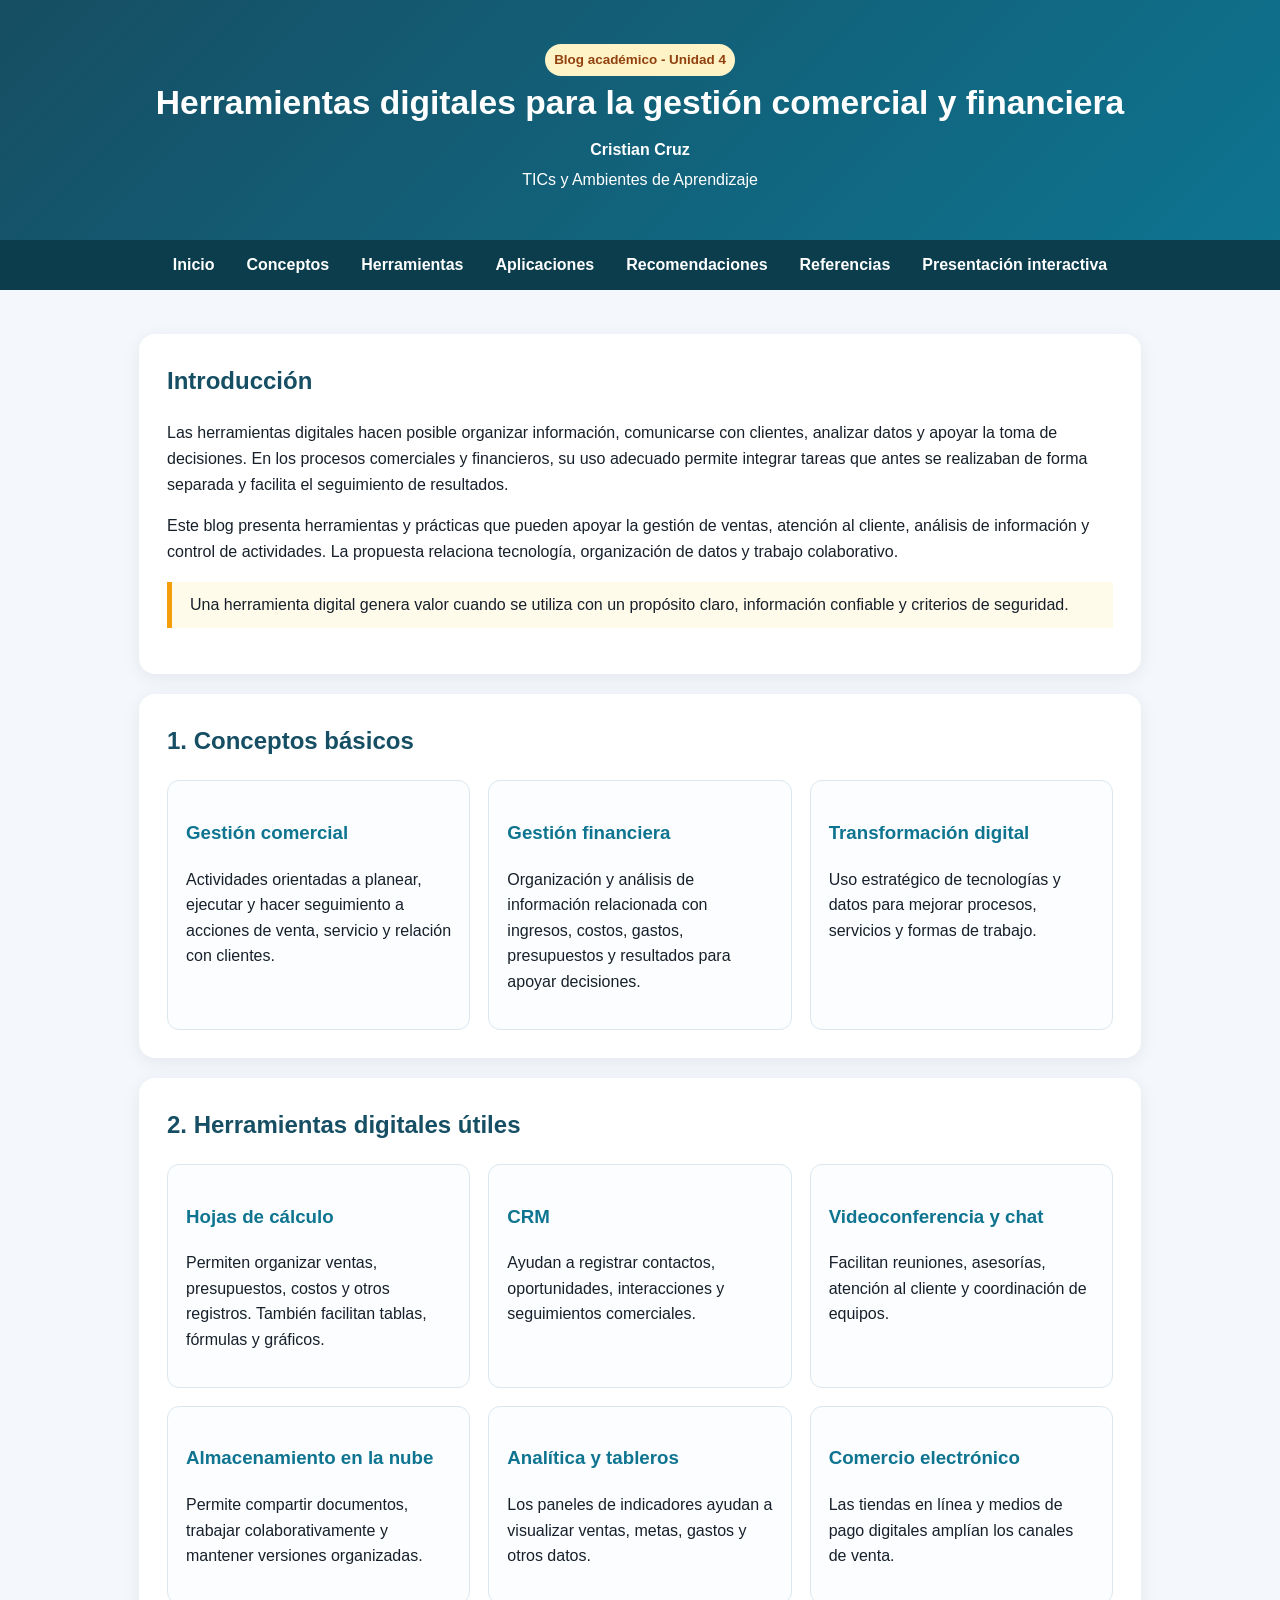
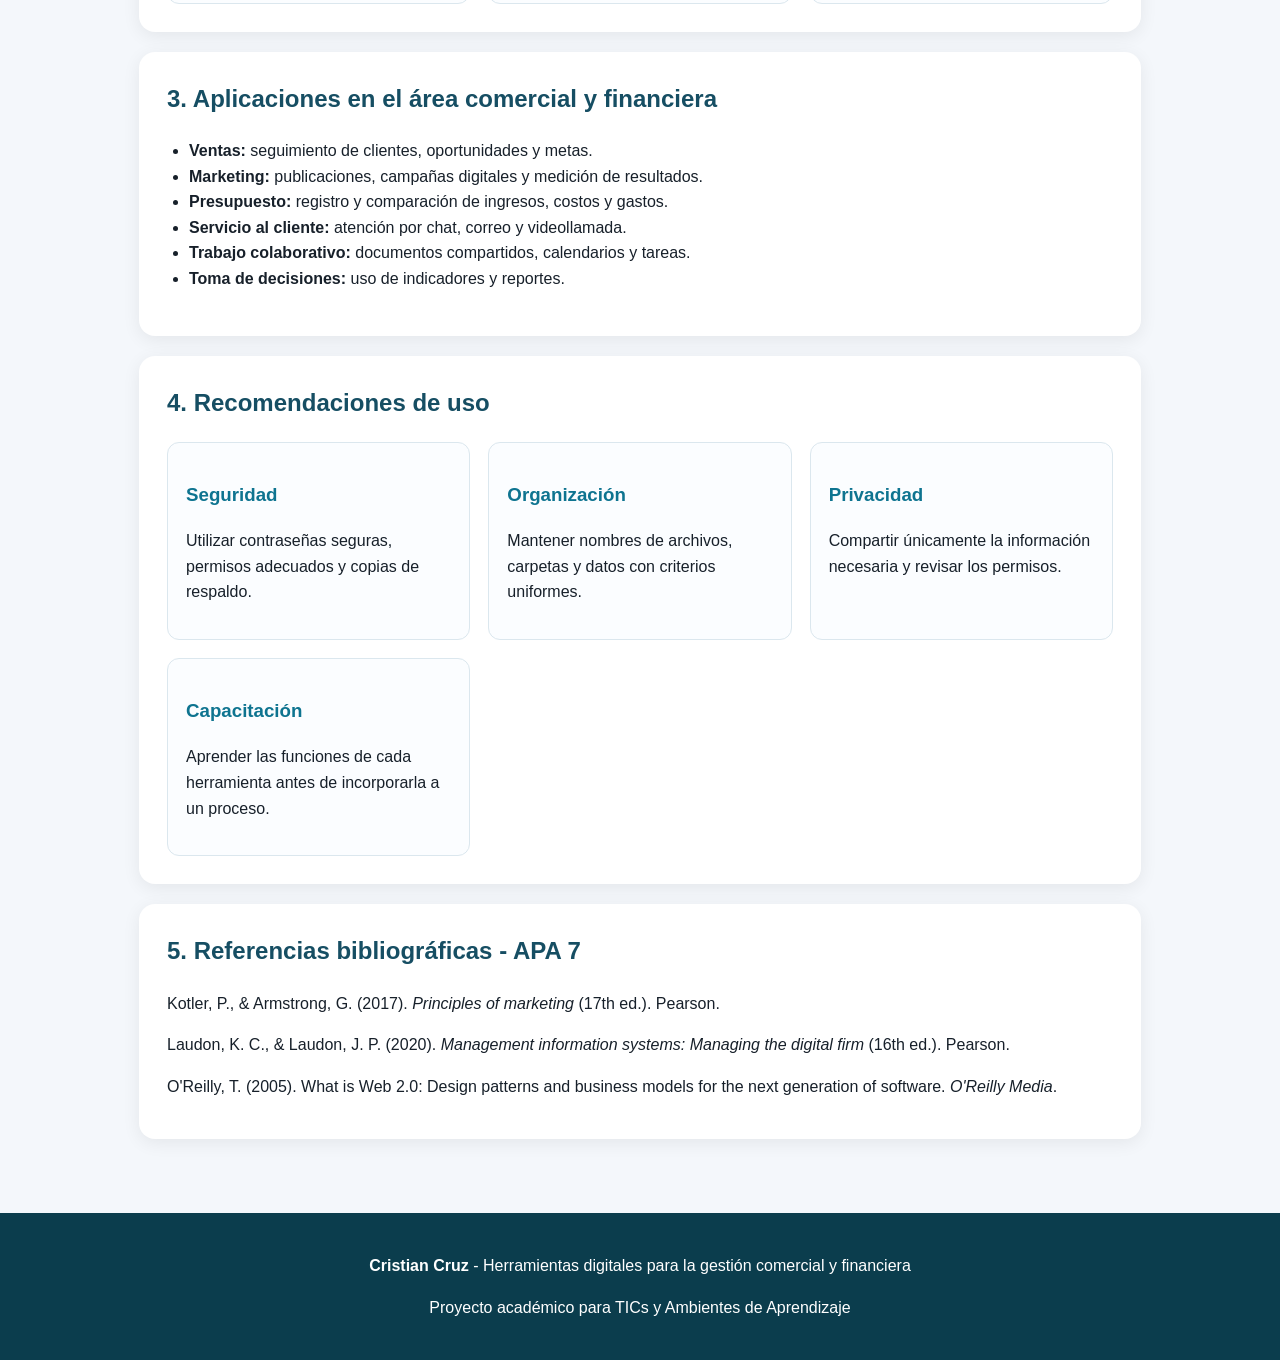
<file: index.html>
<!doctype html><html lang="es"><head>
<meta charset="utf-8"><meta name="viewport" content="width=device-width, initial-scale=1">
<title>Herramientas digitales para la gestión comercial y financiera - Cristian Cruz</title>
<link rel="stylesheet" href="styles.css"></head><body>
<header><span class="tag">Blog académico - Unidad 4</span>
<h1>Herramientas digitales para la gestión comercial y financiera</h1>
<p><strong>Cristian Cruz</strong></p><p>TICs y Ambientes de Aprendizaje</p></header>
<nav>
<a href="#inicio">Inicio</a><a href="#conceptos">Conceptos</a><a href="#herramientas">Herramientas</a>
<a href="#aplicaciones">Aplicaciones</a><a href="#recomendaciones">Recomendaciones</a>
<a href="#referencias">Referencias</a><a href="presentacion.html">Presentación interactiva</a>
</nav>
<main>
<section id="inicio"><h2>Introducción</h2>
<p>Las herramientas digitales hacen posible organizar información, comunicarse con clientes, analizar datos y apoyar la toma de decisiones. En los procesos comerciales y financieros, su uso adecuado permite integrar tareas que antes se realizaban de forma separada y facilita el seguimiento de resultados.</p>
<p>Este blog presenta herramientas y prácticas que pueden apoyar la gestión de ventas, atención al cliente, análisis de información y control de actividades. La propuesta relaciona tecnología, organización de datos y trabajo colaborativo.</p>
<blockquote>Una herramienta digital genera valor cuando se utiliza con un propósito claro, información confiable y criterios de seguridad.</blockquote></section>

<section id="conceptos"><h2>1. Conceptos básicos</h2><div class="grid">
<div class="card"><h3>Gestión comercial</h3><p>Actividades orientadas a planear, ejecutar y hacer seguimiento a acciones de venta, servicio y relación con clientes.</p></div>
<div class="card"><h3>Gestión financiera</h3><p>Organización y análisis de información relacionada con ingresos, costos, gastos, presupuestos y resultados para apoyar decisiones.</p></div>
<div class="card"><h3>Transformación digital</h3><p>Uso estratégico de tecnologías y datos para mejorar procesos, servicios y formas de trabajo.</p></div>
</div></section>

<section id="herramientas"><h2>2. Herramientas digitales útiles</h2><div class="grid">
<div class="card"><h3>Hojas de cálculo</h3><p>Permiten organizar ventas, presupuestos, costos y otros registros. También facilitan tablas, fórmulas y gráficos.</p></div>
<div class="card"><h3>CRM</h3><p>Ayudan a registrar contactos, oportunidades, interacciones y seguimientos comerciales.</p></div>
<div class="card"><h3>Videoconferencia y chat</h3><p>Facilitan reuniones, asesorías, atención al cliente y coordinación de equipos.</p></div>
<div class="card"><h3>Almacenamiento en la nube</h3><p>Permite compartir documentos, trabajar colaborativamente y mantener versiones organizadas.</p></div>
<div class="card"><h3>Analítica y tableros</h3><p>Los paneles de indicadores ayudan a visualizar ventas, metas, gastos y otros datos.</p></div>
<div class="card"><h3>Comercio electrónico</h3><p>Las tiendas en línea y medios de pago digitales amplían los canales de venta.</p></div>
</div></section>

<section id="aplicaciones"><h2>3. Aplicaciones en el área comercial y financiera</h2>
<ul><li><strong>Ventas:</strong> seguimiento de clientes, oportunidades y metas.</li>
<li><strong>Marketing:</strong> publicaciones, campañas digitales y medición de resultados.</li>
<li><strong>Presupuesto:</strong> registro y comparación de ingresos, costos y gastos.</li>
<li><strong>Servicio al cliente:</strong> atención por chat, correo y videollamada.</li>
<li><strong>Trabajo colaborativo:</strong> documentos compartidos, calendarios y tareas.</li>
<li><strong>Toma de decisiones:</strong> uso de indicadores y reportes.</li></ul></section>

<section id="recomendaciones"><h2>4. Recomendaciones de uso</h2><div class="grid">
<div class="card"><h3>Seguridad</h3><p>Utilizar contraseñas seguras, permisos adecuados y copias de respaldo.</p></div>
<div class="card"><h3>Organización</h3><p>Mantener nombres de archivos, carpetas y datos con criterios uniformes.</p></div>
<div class="card"><h3>Privacidad</h3><p>Compartir únicamente la información necesaria y revisar los permisos.</p></div>
<div class="card"><h3>Capacitación</h3><p>Aprender las funciones de cada herramienta antes de incorporarla a un proceso.</p></div>
</div></section>

<section id="referencias"><h2>5. Referencias bibliográficas - APA 7</h2>
<p class="ref">Kotler, P., &amp; Armstrong, G. (2017). <em>Principles of marketing</em> (17th ed.). Pearson.</p>
<p class="ref">Laudon, K. C., &amp; Laudon, J. P. (2020). <em>Management information systems: Managing the digital firm</em> (16th ed.). Pearson.</p>
<p class="ref">O'Reilly, T. (2005). What is Web 2.0: Design patterns and business models for the next generation of software. <em>O'Reilly Media</em>.</p>
</section></main>
<footer><p><strong>Cristian Cruz</strong> - Herramientas digitales para la gestión comercial y financiera</p>
<p>Proyecto académico para TICs y Ambientes de Aprendizaje</p></footer>
</body></html>
</file>
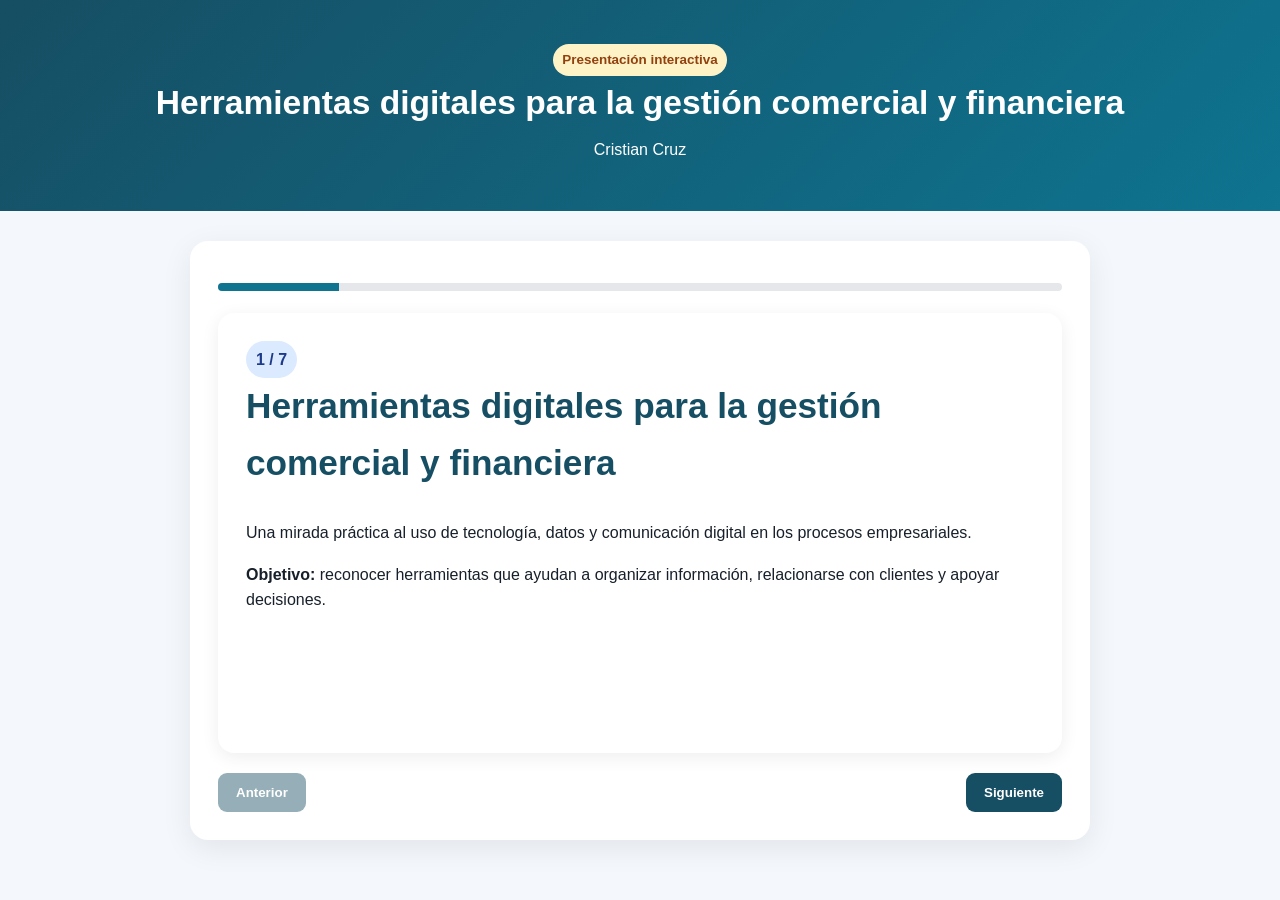
<file: presentacion.html>
<!doctype html><html lang="es"><head><meta charset="utf-8">
<meta name="viewport" content="width=device-width, initial-scale=1">
<title>Presentación interactiva - Cristian Cruz</title>
<link rel="stylesheet" href="styles.css">
<style>
.deck{max-width:900px;margin:30px auto;background:#fff;border-radius:18px;box-shadow:0 8px 30px rgba(0,0,0,.08);padding:28px}
.slide{display:none;min-height:440px}.slide.active{display:block}
.progress{height:8px;background:#e5e7eb;border-radius:8px;overflow:hidden;margin:14px 0 22px}
.progress span{display:block;height:100%;background:#0e7490;width:0}
.controls{display:flex;justify-content:space-between;gap:12px}
button{border:0;background:#164e63;color:#fff;padding:12px 18px;border-radius:9px;cursor:pointer;font-weight:bold}
button:disabled{opacity:.45;cursor:not-allowed}.badge{display:inline-block;background:#dbeafe;color:#1e3a8a;padding:6px 10px;border-radius:999px;font-weight:bold}
.big{font-size:2.2rem}
</style></head><body>
<header><span class="tag">Presentación interactiva</span>
<h1>Herramientas digitales para la gestión comercial y financiera</h1><p>Cristian Cruz</p></header>
<div class="deck"><div class="progress"><span id="bar"></span></div>

<section class="slide active"><span class="badge">1 / 7</span>
<h2 class="big">Herramientas digitales para la gestión comercial y financiera</h2>
<p>Una mirada práctica al uso de tecnología, datos y comunicación digital en los procesos empresariales.</p>
<p><strong>Objetivo:</strong> reconocer herramientas que ayudan a organizar información, relacionarse con clientes y apoyar decisiones.</p></section>

<section class="slide"><span class="badge">2 / 7</span><h2>¿Por qué son importantes?</h2>
<ul><li>Facilitan el acceso y organización de información.</li><li>Agilizan la comunicación con clientes y equipos.</li>
<li>Permiten analizar resultados y hacer seguimiento.</li><li>Apoyan el trabajo colaborativo y remoto.</li></ul></section>

<section class="slide"><span class="badge">3 / 7</span><h2>Herramientas clave</h2><div class="grid">
<div class="card"><h3>Hojas de cálculo</h3><p>Presupuestos, ventas, costos e indicadores.</p></div>
<div class="card"><h3>CRM</h3><p>Clientes, oportunidades y seguimiento.</p></div>
<div class="card"><h3>Nube</h3><p>Documentos y trabajo colaborativo.</p></div>
<div class="card"><h3>Comunicación</h3><p>Correo, chat y videoconferencias.</p></div>
</div></section>

<section class="slide"><span class="badge">4 / 7</span><h2>Aplicación comercial</h2>
<p>En ventas y marketing, las herramientas digitales ayudan a gestionar contactos, publicar contenido, registrar oportunidades y medir resultados.</p>
<blockquote>La tecnología debe estar al servicio del proceso comercial y de las necesidades del cliente.</blockquote></section>

<section class="slide"><span class="badge">5 / 7</span><h2>Aplicación financiera</h2>
<p>En el ámbito financiero se pueden organizar ingresos, gastos, costos y presupuestos, además de construir reportes e indicadores.</p>
<p>Una buena organización de datos facilita comparar resultados y apoyar la planeación.</p></section>

<section class="slide"><span class="badge">6 / 7</span><h2>Buenas prácticas</h2>
<ul><li>Proteger cuentas y contraseñas.</li><li>Definir permisos de acceso.</li><li>Realizar copias de seguridad.</li>
<li>Revisar la calidad de los datos.</li><li>Capacitar a quienes usan las herramientas.</li></ul></section>

<section class="slide"><span class="badge">7 / 7</span><h2>Conclusión</h2>
<p>Las herramientas digitales pueden mejorar la gestión comercial y financiera cuando se seleccionan de acuerdo con las necesidades de la organización y se utilizan con criterios de seguridad, organización y responsabilidad.</p>
<p><strong>Gracias.</strong></p></section>

<div class="controls"><button id="prev" onclick="move(-1)">Anterior</button><button id="next" onclick="move(1)">Siguiente</button></div>
</div>
<script>
const slides=[...document.querySelectorAll('.slide')];
let i=0;
function render(){slides.forEach((s,n)=>s.classList.toggle('active',n===i));document.getElementById('prev').disabled=i===0;document.getElementById('next').disabled=i===slides.length-1;document.getElementById('bar').style.width=((i+1)/slides.length*100)+'%';}
function move(step){i=Math.min(Math.max(i+step,0),slides.length-1);render();}
document.addEventListener('keydown',e=>{if(e.key==='ArrowRight')move(1);if(e.key==='ArrowLeft')move(-1);});
render();
</script></body></html>
</file>
<file: styles.css>
:root{--bg:#f4f7fb;--card:#fff;--primary:#164e63;--secondary:#0e7490;--accent:#f59e0b;--text:#17202a;--muted:#52606d}
*{box-sizing:border-box}
body{margin:0;font-family:Arial,Helvetica,sans-serif;background:var(--bg);color:var(--text);line-height:1.6}
header{background:linear-gradient(135deg,var(--primary),var(--secondary));color:#fff;padding:44px 20px;text-align:center}
header h1{margin:0 0 8px;font-size:2.1rem} header p{margin:4px 0}
nav{position:sticky;top:0;z-index:10;background:#0b3d4d;display:flex;flex-wrap:wrap;justify-content:center}
nav a{color:#fff;text-decoration:none;padding:12px 16px;font-weight:bold}
nav a:hover{background:rgba(255,255,255,.12)}
main{max-width:1050px;margin:0 auto;padding:24px}
section{background:var(--card);margin:20px 0;padding:28px;border-radius:16px;box-shadow:0 4px 18px rgba(0,0,0,.07)}
h2{color:var(--primary);margin-top:0} h3{color:var(--secondary)}
.grid{display:grid;grid-template-columns:repeat(auto-fit,minmax(230px,1fr));gap:18px}
.card{border:1px solid #dbe7ee;border-radius:12px;padding:18px;background:#fbfdff}
.tag{display:inline-block;background:#fef3c7;color:#92400e;padding:5px 9px;border-radius:999px;font-size:.84rem;font-weight:bold}
blockquote{border-left:5px solid var(--accent);padding:10px 18px;margin:18px 0;background:#fffbeb}
footer{background:#0b3d4d;color:#fff;text-align:center;padding:24px;margin-top:30px}
.small{font-size:.92rem;color:var(--muted)}
ul{padding-left:22px}
.ref{margin-bottom:12px}
</file>
